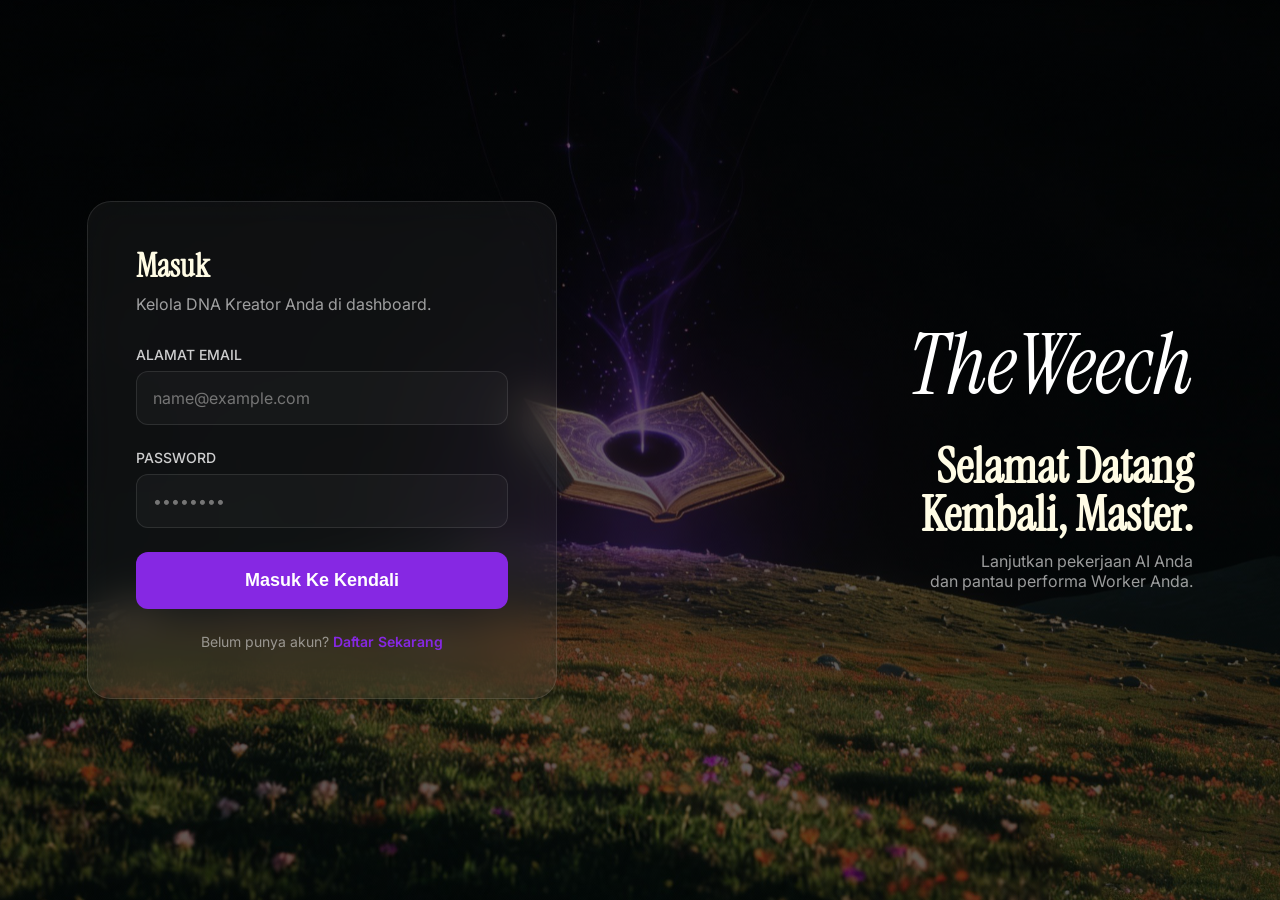
<file: orchestrator/templates/auth/login.html>
<!DOCTYPE html>
<html lang="en">
<head>
    <meta charset="UTF-8">
    <meta name="viewport" content="width=device-width, initial-scale=1.0">
    <title>Login | TheWeech Creator HQ</title>
    
    <!-- CSS Dependencies -->
    <link rel="stylesheet" href="../../static/css/auth.css">
    
    <!-- Fonts -->
    <link rel="preconnect" href="https://fonts.googleapis.com">
    <link rel="preconnect" href="https://fonts.gstatic.com" crossorigin>
    <link href="https://fonts.googleapis.com/css2?family=Inter:wght@400;500;600;700;800&family=Instrument+Serif:ital@0;1&display=swap" rel="stylesheet">
</head>
<body>
    <div class="auth-container">
        <div class="auth-overlay"></div>
        
        <div class="auth-wrapper swap">
            <!-- LEFT SIDE: Login Form (Physically Swapped to Left) -->
            <div class="register-card auth-fade-in">
                <div class="auth-header">
                    <h2 class="auth-title" style="font-size: 32px;">Masuk</h2>
                    <p class="auth-subtitle">Kelola DNA Kreator Anda di dashboard.</p>
                </div>

                <form action="/login" method="POST" style="width: 100%; display: flex; flex-direction: column; gap: 24px;">
                    <!-- Email Field -->
                    <div class="input-group">
                        <label class="input-label" for="email">ALAMAT EMAIL</label>
                        <input type="email" id="email" name="email" class="auth-input" placeholder="name@example.com" required>
                    </div>

                    <!-- Password Field -->
                    <div class="input-group">
                        <label class="input-label" for="password">PASSWORD</label>
                        <input type="password" id="password" name="password" class="auth-input" placeholder="••••••••" required>
                    </div>

                    <button type="submit" class="auth-btn">Masuk Ke Kendali</button>
                    
                    <div class="auth-footer">
                        Belum punya akun? <a href="register.html" class="auth-link">Daftar Sekarang</a>
                    </div>
                </form>
            </div>

            <!-- RIGHT SIDE: Branding/Aura (Physically Swapped to Right) -->
            <div class="auth-side-brand" style="text-align: right; align-items: flex-end;">
                <span class="logo-large">TheWeech</span>
                <div class="auth-header" style="align-items: flex-end;">
                    <h1 class="auth-title" style="text-align: right;">Selamat Datang<br>Kembali, Master.</h1>
                    <p class="auth-subtitle" style="text-align: right;">Lanjutkan pekerjaan AI Anda<br>dan pantau performa Worker Anda.</p>
                </div>
            </div>
        </div>
    </div>
</body>
</html>
</file>
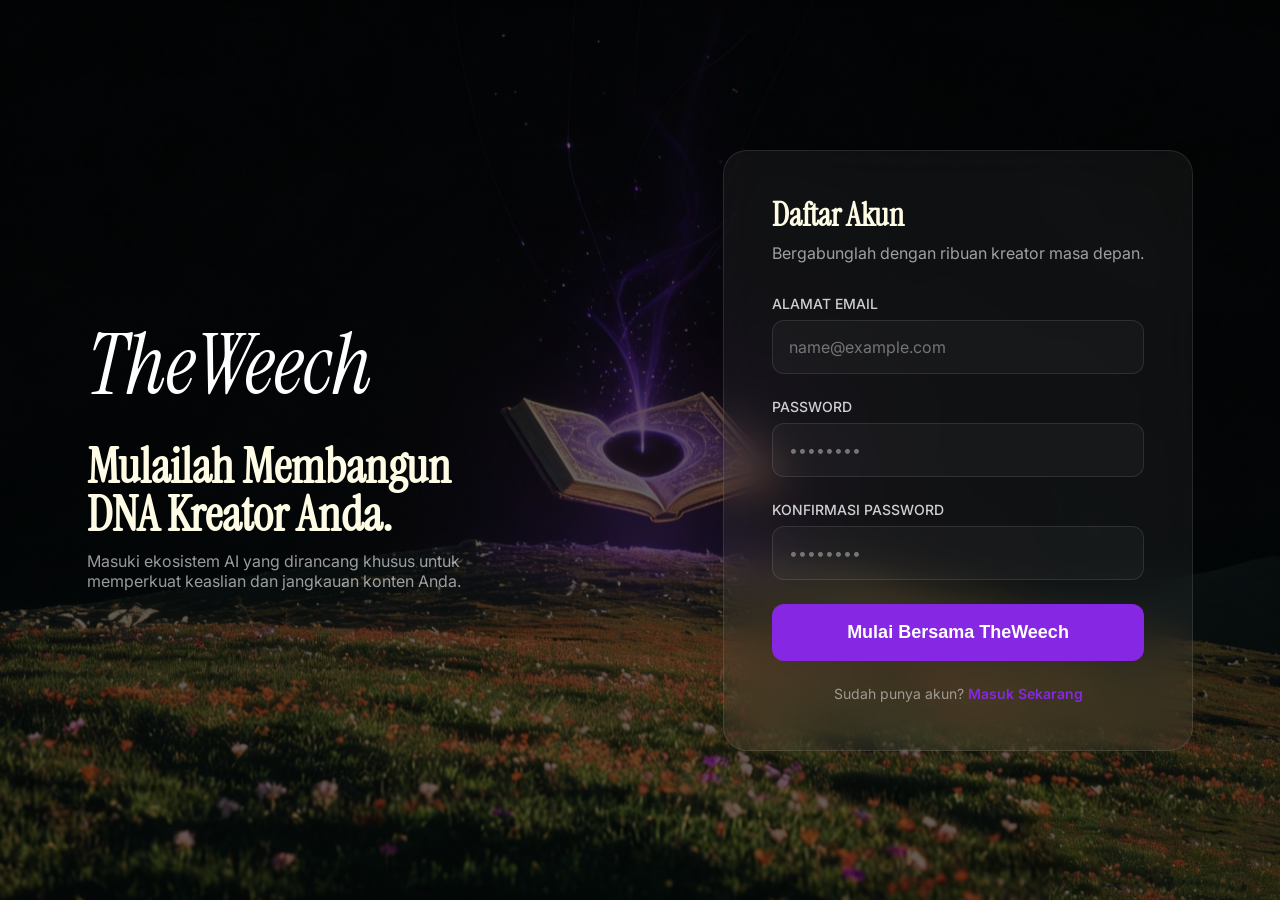
<file: orchestrator/templates/auth/register.html>
<!DOCTYPE html>
<html lang="en">
<head>
    <meta charset="UTF-8">
    <meta name="viewport" content="width=device-width, initial-scale=1.0">
    <title>Join TheWeech | The Future of Creator DNA</title>
    
    <!-- CSS Dependencies -->
    <link rel="stylesheet" href="../../static/css/auth.css">
    
    <!-- Fonts -->
    <link rel="preconnect" href="https://fonts.googleapis.com">
    <link rel="preconnect" href="https://fonts.gstatic.com" crossorigin>
    <link href="https://fonts.googleapis.com/css2?family=Inter:wght@400;500;600;700;800&family=Instrument+Serif:ital@0;1&display=swap" rel="stylesheet">
</head>
<body>
    <div class="auth-container">
        <div class="auth-overlay"></div>
        
        <div class="auth-wrapper">
            <!-- Left Side: Branding/Aura -->
            <div class="auth-side-brand">
                <span class="logo-large">TheWeech</span>
                <div class="auth-header">
                    <h1 class="auth-title">Mulailah Membangun<br>DNA Kreator Anda.</h1>
                    <p class="auth-subtitle">Masuki ekosistem AI yang dirancang khusus untuk<br>memperkuat keaslian dan jangkauan konten Anda.</p>
                </div>
            </div>

            <!-- Right Side: Frame 295 (Register Form) -->
            <div class="register-card auth-fade-in">
                <div class="auth-header">
                    <h2 class="auth-title" style="font-size: 32px;">Daftar Akun</h2>
                    <p class="auth-subtitle">Bergabunglah dengan ribuan kreator masa depan.</p>
                </div>

                <form action="/register" method="POST" style="width: 100%; display: flex; flex-direction: column; gap: 24px;">
                    <!-- Email Field -->
                    <div class="input-group">
                        <label class="input-label" for="email">ALAMAT EMAIL</label>
                        <input type="email" id="email" name="email" class="auth-input" placeholder="name@example.com" required>
                    </div>

                    <!-- Password Field -->
                    <div class="input-group">
                        <label class="input-label" for="password">PASSWORD</label>
                        <input type="password" id="password" name="password" class="auth-input" placeholder="••••••••" required>
                    </div>

                    <!-- Confirm Password -->
                    <div class="input-group">
                        <label class="input-label" for="confirm_password">KONFIRMASI PASSWORD</label>
                        <input type="password" id="confirm_password" name="confirm_password" class="auth-input" placeholder="••••••••" required>
                    </div>

                    <button type="submit" class="auth-btn">Mulai Bersama TheWeech</button>
                    
                    <div class="auth-footer">
                        Sudah punya akun? <a href="login.html" class="auth-link">Masuk Sekarang</a>
                    </div>
                </form>
            </div>
        </div>
    </div>

    <!-- Micro-interactions Script -->
    <script>
        document.querySelectorAll('.auth-input').forEach(input => {
            input.addEventListener('focus', () => {
                input.parentElement.parentElement.style.borderColor = '#8628E3';
            });
            input.addEventListener('blur', () => {
                input.parentElement.parentElement.style.borderColor = 'rgba(255, 255, 255, 0.1)';
            });
        });
    </script>
</body>
</html>
</file>
<file: orchestrator/static/css/auth.css>
/* --- THE WEECH: AUTHENTICATION STYLES --- */
:root {
    --primary-purple: #8628E3;
    --dark-bg: #000000;
    --glass-bg: rgba(255, 255, 255, 0.05);
    --glass-border: rgba(255, 255, 255, 0.1);
    --text-cream: #FFFCE5;
}

body, html {
    margin: 0;
    padding: 0;
    width: 100%;
    height: 100%;
    background: var(--dark-bg);
    font-family: 'Inter', sans-serif;
    color: #FFFFFF;
    overflow: hidden;
}

.auth-container {
    position: relative;
    width: 100%;
    height: 100vh;
    background: url('../img/hero_bg.svg');
    background-size: cover;
    background-position: center;
    display: flex;
    justify-content: center;
    align-items: center;
}

/* Background Dimmer/Overlay */
.auth-overlay {
    position: absolute;
    inset: 0;
    background: rgba(0, 0, 0, 0.6);
    z-index: 1;
}

/* Frame 302: Main Layout */
.auth-wrapper {
    position: relative;
    display: flex;
    flex-direction: row; /* Default: Left (Brand) | Right (Form) */
    justify-content: space-between;
    align-items: center;
    width: 100%;
    max-width: 1200px;
    height: 100%;
    padding: 0 87px;
    z-index: 2;
    transition: flex-direction 0.6s cubic-bezier(0.4, 0, 0.2, 1);
}

/* Layout Swap Logic (Handled by Physical HTML Order) */
.auth-wrapper.swap {
    flex-direction: row; /* Keeping it standard row because HTML is already swapped */
}

/* Morphing Animation: Cinematic & Slow */
.auth-fade-in {
    animation: authSlideIn 1.2s cubic-bezier(0.25, 1, 0.5, 1);
}

@keyframes authSlideIn {
    from {
        opacity: 0;
        transform: translateX(100px); /* More dramatic travel */
    }
    to {
        opacity: 1;
        transform: translateX(0);
    }
}

.auth-wrapper.swap .auth-fade-in {
    animation: authSlideInReverse 1.2s cubic-bezier(0.25, 1, 0.5, 1);
}

@keyframes authSlideInReverse {
    from {
        opacity: 0;
        transform: translateX(-100px); /* More dramatic travel */
    }
    to {
        opacity: 1;
        transform: translateX(0);
    }
}

/* Frame 295: Register Form */
.register-card {
    display: flex;
    flex-direction: column;
    align-items: flex-start;
    padding: 48px;
    gap: 32px;
    width: 470px;
    background: var(--glass-bg);
    border: 1px solid var(--glass-border);
    backdrop-filter: blur(20px);
    border-radius: 24px;
    box-sizing: border-box;
}

.auth-header {
    display: flex;
    flex-direction: column;
    gap: 12px;
}

.auth-title {
    font-family: 'Instrument Serif', serif;
    font-size: 48px;
    line-height: 100%;
    color: var(--text-cream);
    margin: 0;
}

.auth-subtitle {
    font-size: 16px;
    color: rgba(255, 255, 255, 0.6);
    margin: 0;
}

/* Form Elements */
.input-group {
    display: flex;
    flex-direction: column;
    gap: 8px;
    width: 100%;
}

.input-label {
    font-size: 14px;
    font-weight: 500;
    color: rgba(255, 255, 255, 0.8);
}

.auth-input {
    width: 100%;
    padding: 16px;
    background: rgba(255, 255, 255, 0.03);
    border: 1px solid var(--glass-border);
    border-radius: 12px;
    color: white;
    font-family: 'Inter', sans-serif;
    font-size: 16px;
    box-sizing: border-box;
    transition: all 0.3s ease;
}

.auth-input:focus {
    outline: none;
    border-color: var(--primary-purple);
    background: rgba(255, 255, 255, 0.07);
}

.auth-btn {
    width: 100%;
    padding: 18px;
    background: var(--primary-purple);
    border: none;
    border-radius: 12px;
    color: white;
    font-weight: 600;
    font-size: 18px;
    cursor: pointer;
    transition: transform 0.2s ease, filter 0.2s ease;
}

.auth-btn:hover {
    transform: translateY(-2px);
    filter: brightness(1.1);
}

.auth-footer {
    width: 100%;
    text-align: center;
    font-size: 14px;
    color: rgba(255, 255, 255, 0.5);
}

.auth-link {
    color: var(--primary-purple);
    text-decoration: none;
    font-weight: 600;
}

/* Side Illustration (Placeholder for Design Continuity) */
.auth-side-brand {
    display: flex;
    flex-direction: column;
    gap: 24px;
}

.logo-large {
    font-family: 'Instrument Serif', serif;
    font-size: 84px;
    color: white;
    font-style: italic;
}
</file>
